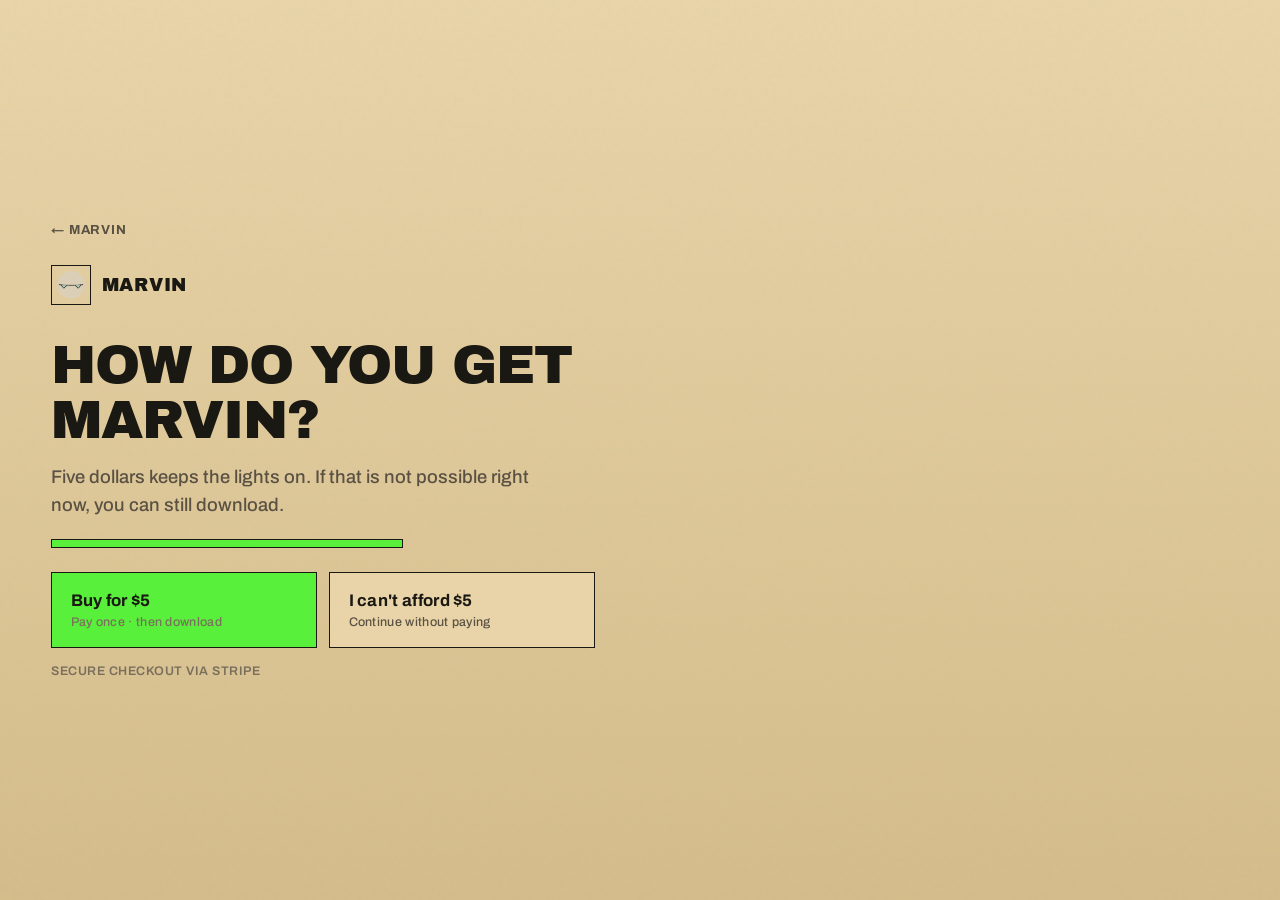
<file: docs/choose.html>
<!DOCTYPE html>
<html lang="en">
  <head>
    <meta charset="utf-8" />
    <meta name="viewport" content="width=device-width, initial-scale=1" />
    <title>Get Marvin — choose how</title>
    <meta
      name="description"
      content="Support Marvin with $5, or download free if you cannot afford it."
    />
    <link rel="icon" type="image/png" href="brand-logo.png" />
    <link rel="preconnect" href="https://fonts.googleapis.com" />
    <link rel="preconnect" href="https://fonts.gstatic.com" crossorigin />
    <link
      href="https://fonts.googleapis.com/css2?family=Archivo+Black&family=Archivo:wght@500;600;700&display=swap"
      rel="stylesheet"
    />
    <link rel="stylesheet" href="styles.css" />
    <script src="config.js" defer></script>
    <script src="site.js" defer></script>
  </head>
  <body>
    <!--
      THESIS: Two enamel choices, equal weight — pay or free, no soft cards.
      OWN-WORLD: Signal Board · tan / ink / bright green · Archivo · square edges.
      STORY: Visitor picks how to get Marvin; $5 or cannot afford.
      FIRST VIEWPORT: Brand · directive headline · lede · two choice plates · note.
      FORM: Signal Board · seed 77a4b2bd · model-pick.
      FINISH: unreviewed and undocumented is unfinished; this build ends with the finish review, the verdict, DESIGN.md, and every shipping raster carrying its provenance
    -->
    <div class="atmosphere" aria-hidden="true"></div>

    <main class="page">
      <p class="back-link"><a href="index.html">← Marvin</a></p>

      <p class="brand">
        <a href="index.html">
          <img class="brand-mark" src="brand-logo.png" alt="" width="48" height="48" />
          <span class="brand-name">Marvin</span>
        </a>
      </p>

      <h1 class="headline">How do you get Marvin?</h1>

      <p class="lede">
        Five dollars keeps the lights on. If that is not possible right now,
        you can still download.
      </p>

      <div class="signal-bar" aria-hidden="true"></div>

      <div class="choice-grid">
        <a
          class="btn btn-primary choice"
          id="buy-link"
          href="#"
          data-role="payment"
        >
          <span class="choice-label">Buy for $5</span>
          <span class="choice-hint">Pay once · then download</span>
        </a>
        <a class="btn btn-secondary choice" href="confirm.html">
          <span class="choice-label">I can't afford $5</span>
          <span class="choice-hint">Continue without paying</span>
        </a>
      </div>

      <p class="cta-note">Secure checkout via Stripe</p>
    </main>
  </body>
</html>
</file>
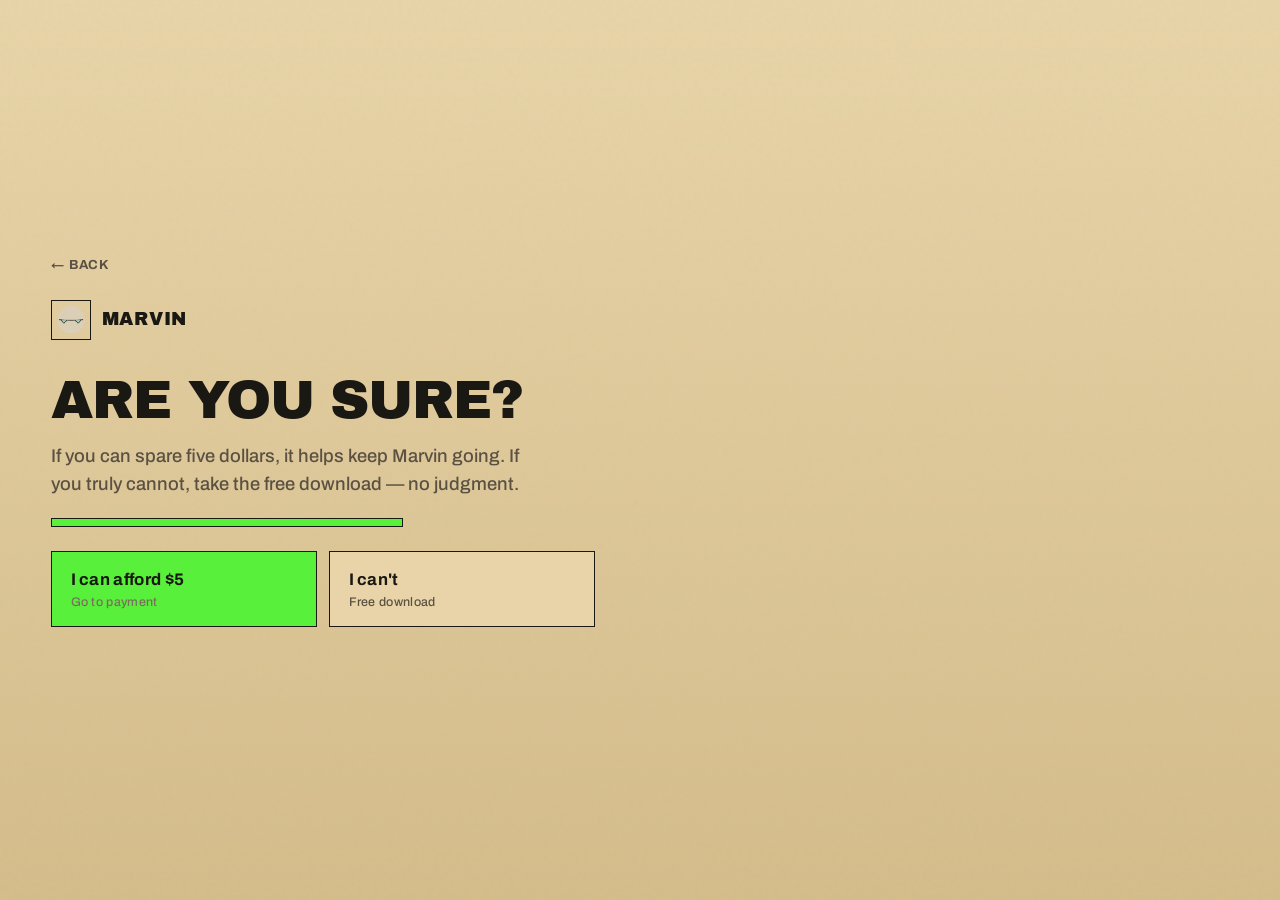
<file: docs/confirm.html>
<!DOCTYPE html>
<html lang="en">
  <head>
    <meta charset="utf-8" />
    <meta name="viewport" content="width=device-width, initial-scale=1" />
    <title>Are you sure? — Marvin</title>
    <meta
      name="description"
      content="Confirm whether you can support Marvin with $5 or need the free download."
    />
    <link rel="icon" type="image/png" href="brand-logo.png" />
    <link rel="preconnect" href="https://fonts.googleapis.com" />
    <link rel="preconnect" href="https://fonts.gstatic.com" crossorigin />
    <link
      href="https://fonts.googleapis.com/css2?family=Archivo+Black&family=Archivo:wght@500;600;700&display=swap"
      rel="stylesheet"
    />
    <link rel="stylesheet" href="styles.css" />
    <script src="config.js" defer></script>
    <script src="site.js" defer></script>
  </head>
  <body>
    <!--
      THESIS: One confirm board — afford or free, no judgment chrome.
      OWN-WORLD: Signal Board · tan / ink / bright green · Archivo · square edges.
      STORY: Double-check before free path; payment still one click away.
      FIRST VIEWPORT: Back · brand · ARE YOU SURE · lede · two plates.
      FORM: Signal Board · seed 77a4b2bd · model-pick.
      FINISH: unreviewed and undocumented is unfinished; this build ends with the finish review, the verdict, DESIGN.md, and every shipping raster carrying its provenance
    -->
    <div class="atmosphere" aria-hidden="true"></div>

    <main class="page">
      <p class="back-link"><a href="choose.html">← Back</a></p>

      <p class="brand">
        <a href="index.html">
          <img class="brand-mark" src="brand-logo.png" alt="" width="48" height="48" />
          <span class="brand-name">Marvin</span>
        </a>
      </p>

      <h1 class="headline">Are you sure?</h1>

      <p class="lede">
        If you can spare five dollars, it helps keep Marvin going. If you truly
        cannot, take the free download — no judgment.
      </p>

      <div class="signal-bar" aria-hidden="true"></div>

      <div class="choice-grid">
        <a
          class="btn btn-primary choice"
          id="buy-link"
          href="#"
          data-role="payment"
        >
          <span class="choice-label">I can afford $5</span>
          <span class="choice-hint">Go to payment</span>
        </a>
        <a class="btn btn-secondary choice" href="download.html">
          <span class="choice-label">I can't</span>
          <span class="choice-hint">Free download</span>
        </a>
      </div>
    </main>
  </body>
</html>
</file>
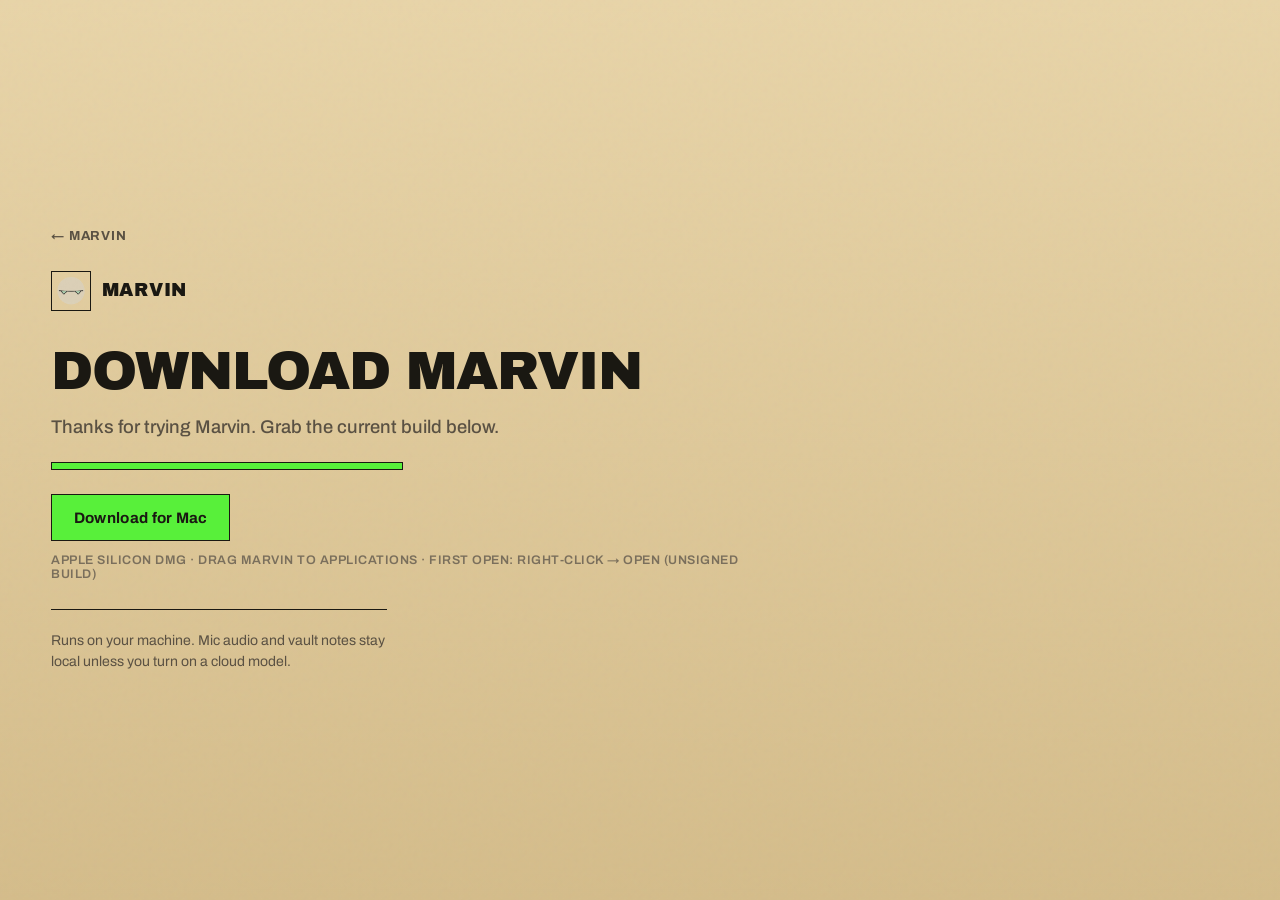
<file: docs/download.html>
<!DOCTYPE html>
<html lang="en">
  <head>
    <meta charset="utf-8" />
    <meta name="viewport" content="width=device-width, initial-scale=1" />
    <title>Download Marvin</title>
    <meta
      name="description"
      content="Download Marvin for Mac."
    />
    <link rel="icon" type="image/png" href="brand-logo.png" />
    <link rel="preconnect" href="https://fonts.googleapis.com" />
    <link rel="preconnect" href="https://fonts.gstatic.com" crossorigin />
    <link
      href="https://fonts.googleapis.com/css2?family=Archivo+Black&family=Archivo:wght@500;600;700&display=swap"
      rel="stylesheet"
    />
    <link rel="stylesheet" href="styles.css" />
    <script src="config.js" defer></script>
    <script src="site.js" defer></script>
  </head>
  <body>
    <!--
      THESIS: One download plate — signal green CTA, honest unsigned note.
      OWN-WORLD: Signal Board · tan / ink / bright green · Archivo · square edges.
      STORY: Get the DMG; know Gatekeeper Right-click → Open.
      FIRST VIEWPORT: Brand · DOWNLOAD MARVIN · CTA · privacy rule.
      FORM: Signal Board · seed 77a4b2bd · model-pick.
      FINISH: unreviewed and undocumented is unfinished; this build ends with the finish review, the verdict, DESIGN.md, and every shipping raster carrying its provenance
    -->
    <div class="atmosphere" aria-hidden="true"></div>

    <main class="page">
      <p class="back-link"><a href="index.html">← Marvin</a></p>

      <p class="brand">
        <a href="index.html">
          <img class="brand-mark" src="brand-logo.png" alt="" width="48" height="48" />
          <span class="brand-name">Marvin</span>
        </a>
      </p>

      <h1 class="headline" id="download-headline">Download Marvin</h1>

      <p class="lede" id="download-lede">
        Thanks for trying Marvin. Grab the current build below.
      </p>

      <div class="signal-bar" aria-hidden="true"></div>

      <div class="cta">
        <a
          class="btn btn-primary"
          id="download-link"
          href="https://github.com/RizzyRoger/marvin/releases/download/v1.0.0/Marvin-1.0.0-arm64.dmg"
          rel="noopener noreferrer"
        >
          Download for Mac
        </a>
        <p class="cta-note">
          Apple Silicon DMG · drag Marvin to Applications · first open:
          Right-click → Open (unsigned build)
        </p>
      </div>

      <p class="privacy">
        Runs on your machine. Mic audio and vault notes stay local unless you
        turn on a cloud model.
      </p>
    </main>
  </body>
</html>
</file>
<file: docs/styles.css>
:root {
  --ink: #1a1812;
  --ink-soft: #2e2a22;
  --paper: #e8d4a8;
  --paper-deep: #d4bc8a;
  --signal: #58f03a;
  --signal-hover: #7aff5c;
  --signal-ink: #1a1812;
  --muted: #5a5143;
  --faint: #7a6f5c;
  --line: #1a1812;
  --line-soft: rgba(26, 24, 18, 0.2);
  --font-display: "Archivo Black", "Arial Black", Impact, sans-serif;
  --font-body: "Archivo", "Avenir Next", "Segoe UI", sans-serif;
  --radius: 0;
  --focus: 2px solid var(--signal);
}

*,
*::before,
*::after {
  box-sizing: border-box;
}

::selection {
  background: var(--signal);
  color: var(--ink);
}

html,
body {
  margin: 0;
  min-height: 100%;
}

body {
  font-family: var(--font-body);
  color: var(--ink);
  background: var(--paper);
  -webkit-font-smoothing: antialiased;
  text-rendering: optimizeLegibility;
}

/* Enamel field: quiet matte, no orbs */
.atmosphere {
  position: fixed;
  inset: 0;
  z-index: 0;
  pointer-events: none;
  background:
    linear-gradient(180deg, var(--paper) 0%, var(--paper-deep) 100%);
}

.atmosphere::after {
  content: "";
  position: absolute;
  inset: 0;
  opacity: 0.035;
  background-image: url("data:image/svg+xml,%3Csvg viewBox='0 0 200 200' xmlns='http://www.w3.org/2000/svg'%3E%3Cfilter id='n'%3E%3CfeTurbulence type='fractalNoise' baseFrequency='0.9' numOctaves='2' stitchTiles='stitch'/%3E%3C/filter%3E%3Crect width='100%25' height='100%25' filter='url(%23n)'/%3E%3C/svg%3E");
}

.orb,
.grain {
  display: none;
}

.hero,
.page {
  position: relative;
  z-index: 1;
  min-height: 100svh;
  display: flex;
  flex-direction: column;
  padding: clamp(1.5rem, 4vw, 3.5rem);
  max-width: 52rem;
}

.hero {
  justify-content: flex-start;
  padding-top: clamp(2rem, 6vh, 4rem);
  padding-bottom: clamp(2.5rem, 6vh, 4rem);
}

.page {
  justify-content: center;
}

.brand {
  display: flex;
  align-items: center;
  gap: 0.65rem;
  margin: 0 0 2rem;
  animation: board-in 0.7s cubic-bezier(0.22, 1, 0.36, 1) both;
}

.brand a {
  display: flex;
  align-items: center;
  gap: 0.65rem;
  color: inherit;
  text-decoration: none;
}

.brand-mark {
  width: 2.5rem;
  height: 2.5rem;
  border-radius: 0;
  object-fit: cover;
  border: 1.5px solid var(--ink);
}

.brand-name {
  font-family: var(--font-display);
  font-size: 1.15rem;
  font-weight: 400;
  letter-spacing: 0.04em;
  text-transform: uppercase;
  line-height: 1;
}

/* Stacked directive board — index hero */
.directives {
  margin: 0 0 1.75rem;
  animation: board-in 0.7s cubic-bezier(0.22, 1, 0.36, 1) 0.08s both;
}

.directives li {
  list-style: none;
  margin: 0;
  padding: 0;
  font-family: var(--font-display);
  font-size: clamp(2.35rem, 8vw, 4.75rem);
  line-height: 0.92;
  letter-spacing: -0.02em;
  text-transform: uppercase;
  color: var(--ink);
  white-space: nowrap;
}

.directives li + li {
  margin-top: 0.12em;
}

.directives .signal-line {
  color: var(--ink);
  position: relative;
  display: inline-block;
}

.directives .signal-line::after {
  content: "";
  position: absolute;
  left: 0;
  right: 0;
  bottom: 0.06em;
  height: 0.18em;
  background: var(--signal);
  z-index: -1;
}

.headline {
  margin: 0 0 1rem;
  font-family: var(--font-display);
  font-size: clamp(2rem, 6vw, 3.4rem);
  font-weight: 400;
  line-height: 1.02;
  letter-spacing: -0.02em;
  text-transform: uppercase;
  max-width: 14ch;
  animation: board-in 0.7s cubic-bezier(0.22, 1, 0.36, 1) 0.08s both;
}

.page .headline {
  max-width: 18ch;
}

.headline em {
  font-style: normal;
  background: var(--signal);
  box-decoration-break: clone;
  -webkit-box-decoration-break: clone;
  padding: 0 0.12em;
}

.lede {
  margin: 0 0 1.25rem;
  font-size: clamp(1.02rem, 2.1vw, 1.15rem);
  line-height: 1.5;
  color: var(--muted);
  max-width: 38ch;
  font-weight: 500;
  animation: board-in 0.7s cubic-bezier(0.22, 1, 0.36, 1) 0.16s both;
}

.page .lede {
  max-width: 44ch;
}

.examples {
  list-style: none;
  margin: 0 0 1.5rem;
  padding: 0;
  max-width: 36rem;
  border-top: 1.5px solid var(--ink);
  animation: board-in 0.7s cubic-bezier(0.22, 1, 0.36, 1) 0.2s both;
}

.examples li {
  margin: 0;
  padding: 0.65rem 0;
  border-bottom: 1.5px solid var(--ink);
  font-size: clamp(0.95rem, 2vw, 1.05rem);
  font-weight: 600;
  line-height: 1.35;
  color: var(--ink);
}

.signal-bar {
  width: min(100%, 22rem);
  height: 0.55rem;
  background: var(--signal);
  border: 1.5px solid var(--ink);
  margin: 0 0 1.5rem;
  animation: board-in 0.7s cubic-bezier(0.22, 1, 0.36, 1) 0.22s both;
}

.cta {
  display: flex;
  flex-direction: column;
  align-items: flex-start;
  gap: 0.75rem;
  margin-bottom: 1.75rem;
  animation: board-in 0.7s cubic-bezier(0.22, 1, 0.36, 1) 0.28s both;
}

.choice-grid {
  display: grid;
  grid-template-columns: 1fr 1fr;
  gap: 0.75rem;
  width: 100%;
  max-width: 34rem;
  margin-bottom: 1rem;
  animation: board-in 0.7s cubic-bezier(0.22, 1, 0.36, 1) 0.28s both;
}

.btn {
  display: inline-flex;
  align-items: center;
  justify-content: center;
  padding: 0.9rem 1.35rem;
  font-family: var(--font-body);
  font-size: 0.95rem;
  font-weight: 700;
  letter-spacing: 0.02em;
  text-decoration: none;
  border-radius: var(--radius);
  border: 1.5px solid var(--ink);
  transition:
    background 0.15s ease,
    color 0.15s ease,
    transform 0.15s ease;
  text-align: center;
}

.btn:focus-visible {
  outline: var(--focus);
  outline-offset: 3px;
}

.choice {
  min-height: 4.75rem;
  padding: 1.1rem 1.15rem;
  flex-direction: column;
  gap: 0.3rem;
  align-items: flex-start;
}

.choice-label {
  font-size: 1.05rem;
  font-weight: 700;
  line-height: 1.2;
}

.choice-hint {
  font-size: 0.78rem;
  font-weight: 500;
  color: var(--faint);
}

.btn-primary {
  color: var(--signal-ink);
  background: var(--signal);
}

.btn-primary:hover {
  background: var(--signal-hover);
  transform: translateY(-1px);
}

.btn-primary:active {
  transform: translateY(0);
}

.btn-secondary {
  color: var(--ink);
  background: var(--paper);
}

.btn-secondary:hover {
  background: var(--paper-deep);
  transform: translateY(-1px);
}

.btn-secondary:active {
  transform: translateY(0);
}

.btn-secondary .choice-hint {
  color: var(--muted);
}

.cta-note {
  margin: 0;
  font-size: 0.78rem;
  color: var(--faint);
  letter-spacing: 0.04em;
  text-transform: uppercase;
  font-weight: 600;
}

.privacy {
  margin: 0;
  padding-top: 1.25rem;
  border-top: 1.5px solid var(--ink);
  font-size: 0.88rem;
  line-height: 1.5;
  color: var(--muted);
  max-width: 42ch;
  animation: board-in 0.7s cubic-bezier(0.22, 1, 0.36, 1) 0.36s both;
}

.demo {
  margin-top: 2rem;
  max-width: 40rem;
  animation: board-in 0.7s cubic-bezier(0.22, 1, 0.36, 1) 0.4s both;
}

.demo[hidden] {
  display: none;
}

.demo-label {
  margin: 0 0 0.65rem;
  font-size: 0.78rem;
  font-weight: 700;
  letter-spacing: 0.06em;
  text-transform: uppercase;
  color: var(--ink);
}

.demo-video {
  display: block;
  width: 100%;
  height: auto;
  border: 1.5px solid var(--ink);
  border-radius: 0;
  background: var(--ink);
  aspect-ratio: 16 / 10;
  object-fit: cover;
}

.demo-fallback {
  margin: 0;
  padding: 1.25rem 1rem;
  border: 1.5px solid var(--ink);
  font-size: 0.9rem;
  line-height: 1.45;
  color: var(--muted);
  background: var(--paper-deep);
}

.demo-fallback[hidden] {
  display: none;
}

.demo-fallback code {
  font-size: 0.85em;
  color: var(--ink);
}

.back-link {
  margin: 0 0 1.75rem;
  font-size: 0.82rem;
  font-weight: 700;
  letter-spacing: 0.06em;
  text-transform: uppercase;
  animation: board-in 0.7s cubic-bezier(0.22, 1, 0.36, 1) 0.04s both;
}

.back-link a {
  color: var(--muted);
  text-decoration: none;
  border-bottom: 1.5px solid transparent;
}

.back-link a:hover {
  color: var(--ink);
  border-bottom-color: var(--signal);
}

@keyframes board-in {
  from {
    opacity: 0;
    transform: translateY(10px);
  }
  to {
    opacity: 1;
    transform: translateY(0);
  }
}

@media (prefers-reduced-motion: reduce) {
  .brand,
  .directives,
  .headline,
  .lede,
  .examples,
  .signal-bar,
  .cta,
  .choice-grid,
  .privacy,
  .demo,
  .back-link {
    animation: none;
  }

  .btn-primary:hover,
  .btn-secondary:hover {
    transform: none;
  }
}

@media (max-width: 520px) {
  .hero,
  .page {
    padding-top: 2.5rem;
    padding-bottom: 2.5rem;
  }

  .headline,
  .page .headline {
    max-width: none;
  }

  .choice-grid {
    grid-template-columns: 1fr;
  }
}
</file>
